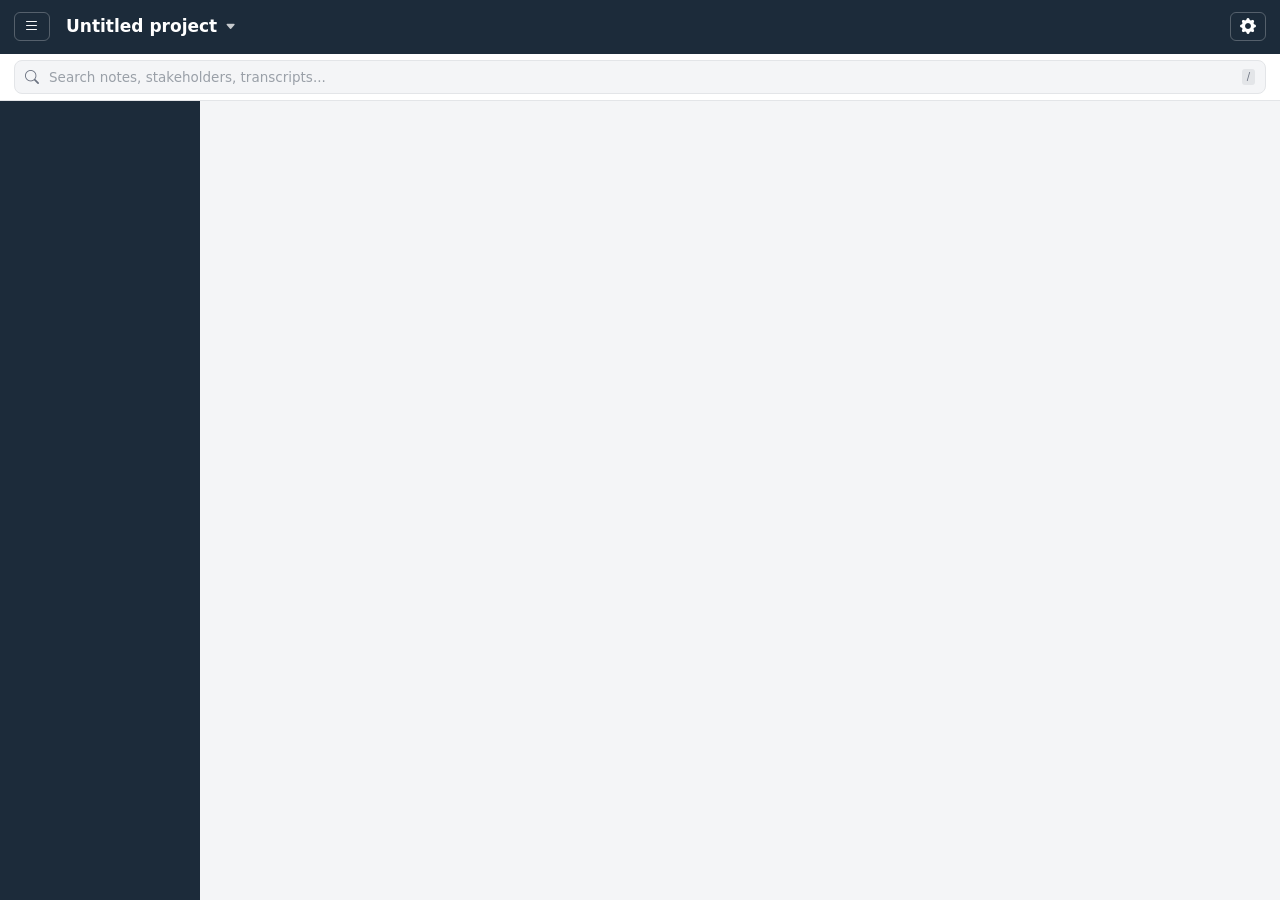
<file: extension/app/index.html>
<!DOCTYPE html>
<html lang="en">
<head>
<meta charset="utf-8">
<meta name="viewport" content="width=device-width, initial-scale=1">
<title>D365 Discovery Hub</title>
<link href="https://cdn.jsdelivr.net/npm/bootstrap@5.3.3/dist/css/bootstrap.min.css" rel="stylesheet">
<link rel="stylesheet" href="https://cdn.jsdelivr.net/npm/bootstrap-icons@1.11.3/font/bootstrap-icons.min.css">
<link rel="stylesheet" href="app.css">
</head>
<body>
<h2 class="visually-hidden">D365 discovery hub: an overview dashboard, discovery notes organized by team into folder-style sections, and an AI chat scoped to that project's notes.</h2>

<div class="app-shell">
  <div class="project-titlebar">
    <button class="btn btn-sm btn-icon" id="sidebarToggle" title="Collapse navigation" aria-label="Collapse navigation"><i class="bi bi-list"></i></button>
    <div class="dropdown flex-grow-1">
      <button class="project-title-btn" id="projectSwitcherBtn">
        <span id="currentProjectLabel">Untitled project</span>
        <i class="bi bi-caret-down-fill project-title-caret"></i>
      </button>
      <div class="dropdown-menu" id="projectDropdownMenu">
        <label class="form-label">Current project name</label>
        <input type="text" id="projectName" placeholder="Client / project name">
        <div style="height:10px"></div>
        <div class="small text-secondary fw-semibold mb-1">Switch to a project</div>
        <div id="projectListContainer"></div>
        <div style="height:8px"></div>
        <button class="btn btn-sm btn-primary w-100" id="newSessionBtn"><i class="bi bi-plus-circle-fill"></i> New project</button>
      </div>
    </div>
    <button class="btn btn-sm btn-icon" id="settingsBtn" title="Settings"><i class="bi bi-gear-fill"></i></button>
    <button class="btn btn-sm maximize-btn" id="maximizeBtn" title="Side panel width is fixed by the browser — open as a full tab for more room" style="display:none">
      <i class="bi bi-arrows-angle-expand"></i> <span class="maximize-btn-label">Open full tab</span>
    </button>
  </div>
  <div class="settings-panel" id="settingsPanel" style="display:none">
    <div class="settings-panel-header">
      <span>Settings</span>
      <button class="settings-panel-close" id="settingsPanelClose"><i class="bi bi-x-lg"></i></button>
    </div>
    <div class="settings-panel-body">
      <label class="form-label small fw-semibold">Gemini API Key</label>
      <div class="d-flex gap-2 align-items-center flex-wrap">
        <input type="password" id="apiKeyInput" class="form-control form-control-sm" placeholder="Paste your Gemini API key" style="max-width:260px">
        <button class="btn btn-sm btn-primary" id="saveKeyBtn">Save</button>
        <button class="btn btn-sm btn-outline-danger" id="clearKeyBtn" style="display:none">Remove</button>
      </div>
      <div class="small mt-1" id="keyStatus"></div>
    </div>
  </div>

  <div class="global-search-bar" id="globalSearchBar">
    <div class="global-search-inner">
      <i class="bi bi-search global-search-icon"></i>
      <input type="text" id="globalSearchInput" class="global-search-input" placeholder="Search notes, stakeholders, transcripts..." autocomplete="off">
      <kbd class="global-search-kbd" id="globalSearchKbd">/</kbd>
      <button class="global-search-clear" id="globalSearchClear" style="display:none"><i class="bi bi-x-circle-fill"></i></button>
    </div>
    <div class="global-search-results" id="globalSearchResults" style="display:none"></div>
  </div>

  <div class="app-body">
    <div class="app-sidebar" id="appSidebar">
      <div id="navList"></div>
    </div>
    <div class="app-main" id="appMain">
      <div class="split-container" id="splitContainer">
        <div class="split-pane split-pane-primary" id="splitPrimary">
          <div id="sectionBody"></div>
        </div>
        <div class="split-divider" id="splitDivider" style="display:none" title="Drag to resize">
          <div class="split-divider-grip"></div>
        </div>
        <div class="split-pane split-pane-secondary" id="splitSecondary" style="display:none">
          <div class="split-pane-header" id="splitSecondaryHeader">
            <i class="bi" id="splitSecondaryIcon"></i>
            <span id="splitSecondaryTitle"></span>
            <button class="split-pane-close" id="splitSecondaryClose" title="Close split pane"><i class="bi bi-x-lg"></i></button>
          </div>
          <div class="split-pane-body" id="splitSecondaryBody"></div>
        </div>
      </div>
      <div id="snapZoneHint" class="snap-zone-hint" style="display:none"></div>
    </div>
  </div>
</div>

<script src="app.js"></script>
</body>
</html>
</file>
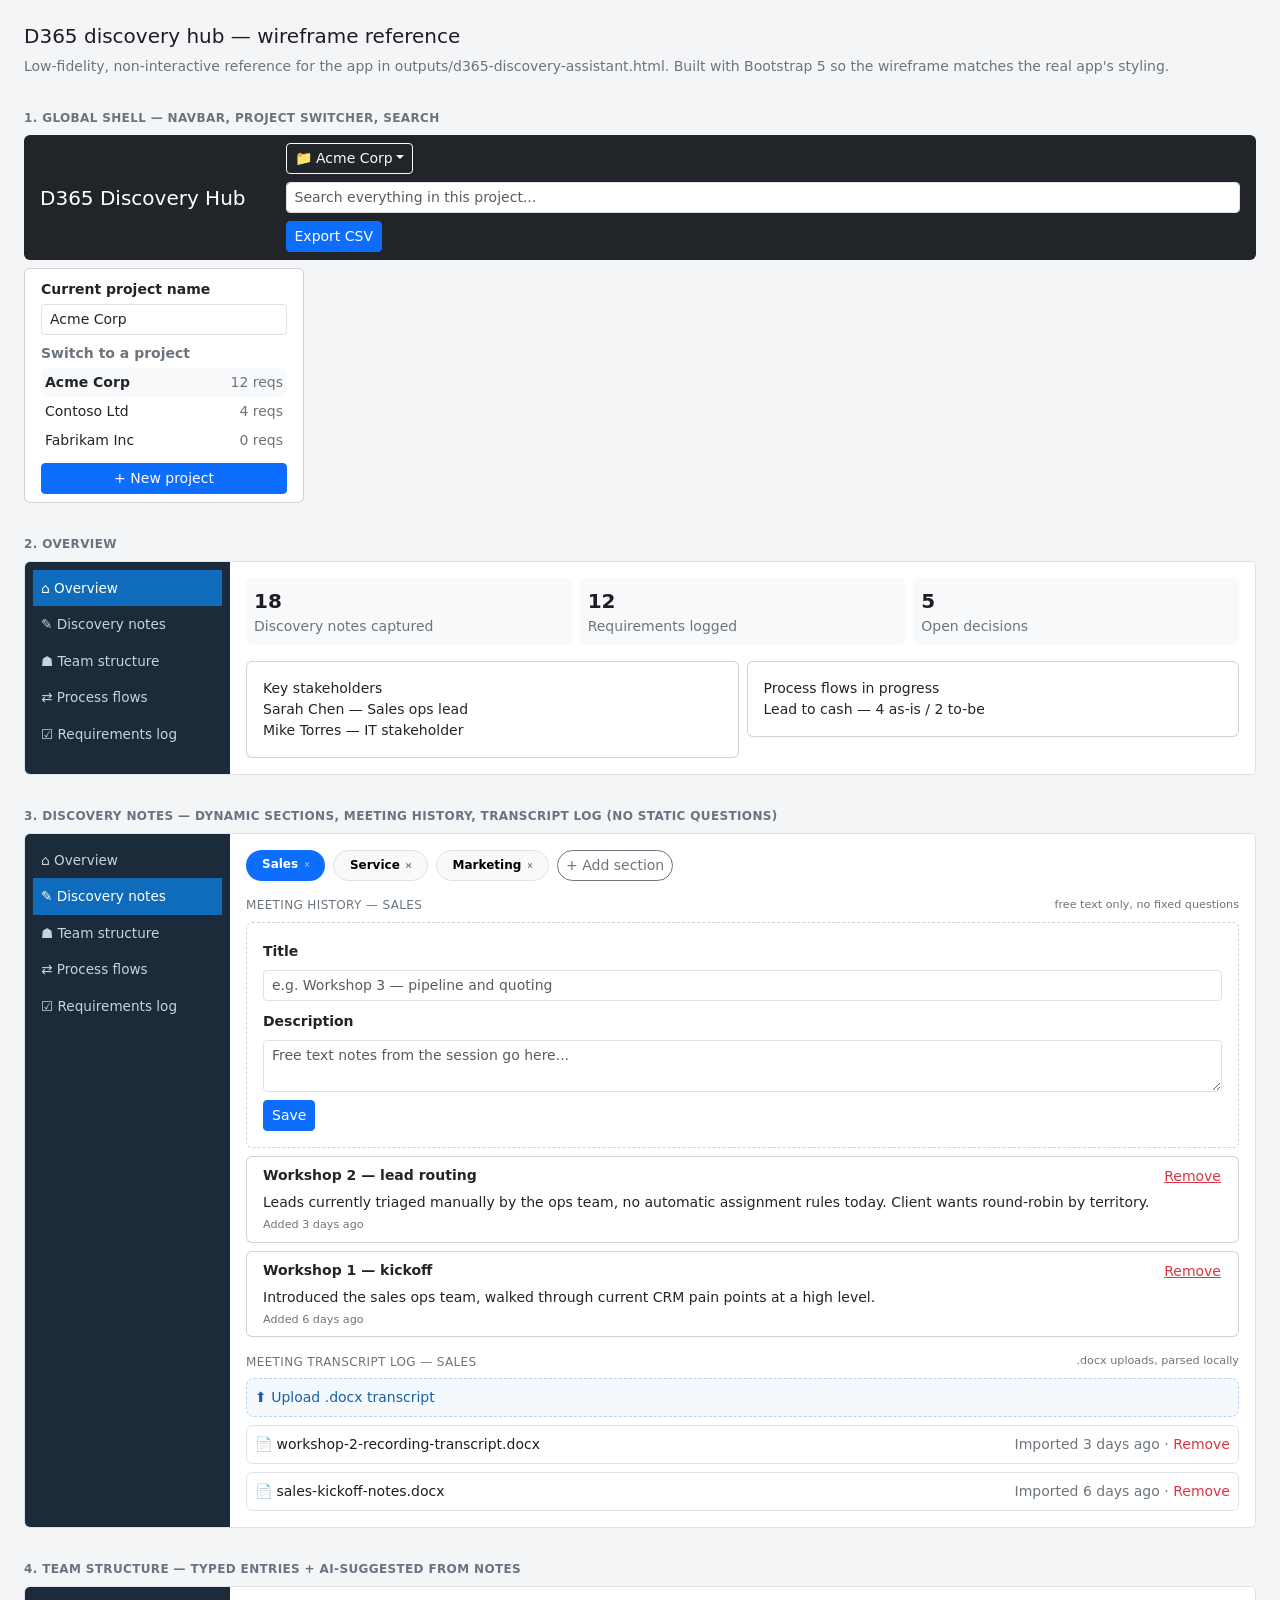
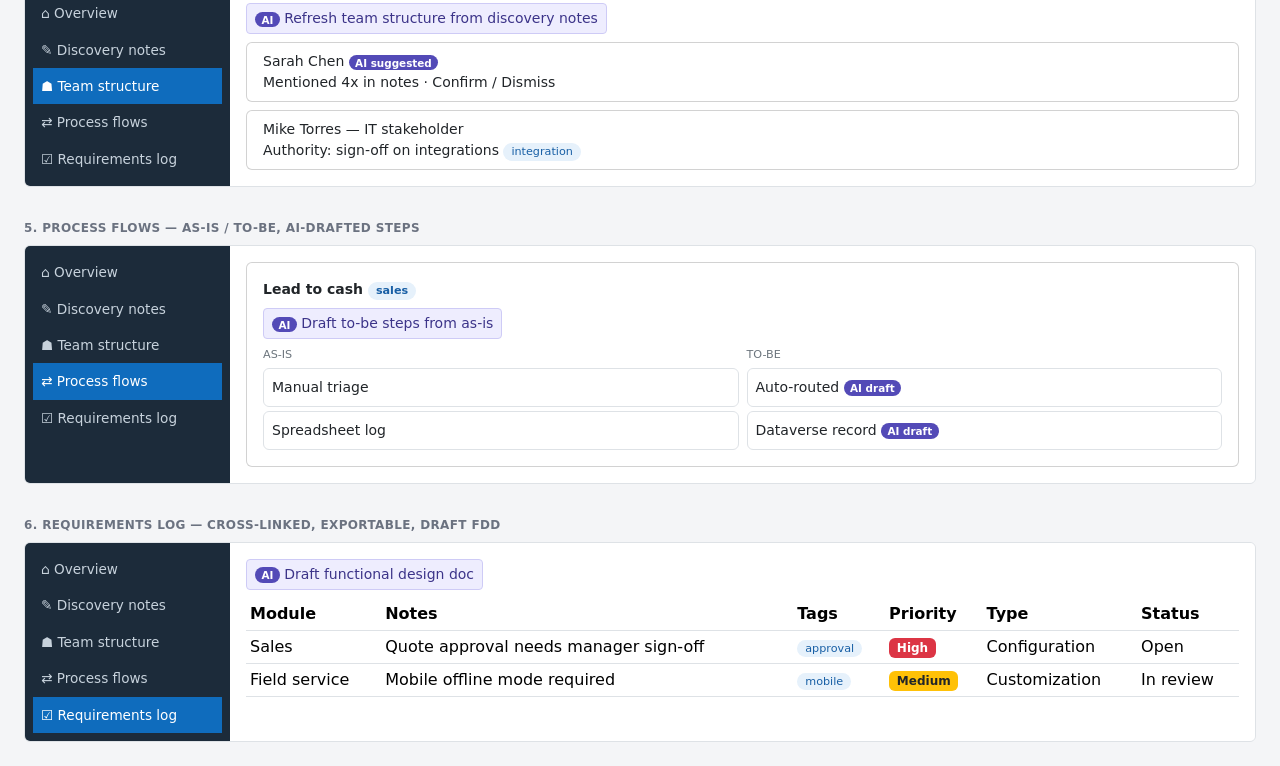
<file: wireframe.html>
<!DOCTYPE html>
<html lang="en">
<head>
<meta charset="utf-8">
<meta name="viewport" content="width=device-width, initial-scale=1">
<title>D365 Discovery Hub — wireframe reference</title>
<link href="https://cdn.jsdelivr.net/npm/bootstrap@5.3.3/dist/css/bootstrap.min.css" rel="stylesheet">
<style>
:root{color-scheme:light}
body{background:#f4f5f7;color:#1c1e21;padding:24px}
.screen-label{font-size:.75rem;color:#6b7280;margin:2rem 0 .5rem;font-weight:600;text-transform:uppercase;letter-spacing:.03em}
.sidebar{background:#1c2b3a;color:#e6ebf1;font-size:.85rem}
.sidebar .nav-link{color:#c7d2dc}
.sidebar .nav-link.active{background:#0f6cbd;color:#fff}
.ai-badge{background:#534ab7;color:#fff;font-size:.65rem;font-weight:600;padding:.1rem .4rem;border-radius:.5rem}
.ai-btn{background:#eeedfe;color:#3c3489;border:1px solid #cecbf6}
.tag-pill{background:#e6f1fb;color:#185fa5;font-size:.7rem;padding:.15rem .5rem;border-radius:.7rem}
.section-tab .btn-close{font-size:.55rem;margin-left:.4rem;vertical-align:middle}
.docx-drop{border:1px dashed #b5d4f4;background:#f4f9fe;border-radius:.5rem;color:#185fa5}
</style>
</head>
<body>
<h1 class="h5">D365 discovery hub — wireframe reference</h1>
<p class="text-secondary small mb-4">Low-fidelity, non-interactive reference for the app in outputs/d365-discovery-assistant.html. Built with Bootstrap 5 so the wireframe matches the real app's styling.</p>

<div class="screen-label">1. Global shell — navbar, project switcher, search</div>
<nav class="navbar navbar-expand-md navbar-dark bg-dark px-3 rounded">
  <span class="navbar-brand mb-0 h6">D365 Discovery Hub</span>
  <div class="d-flex flex-grow-1 flex-wrap align-items-center gap-2 ms-md-4">
    <button class="btn btn-sm btn-outline-light dropdown-toggle" type="button">📁 Acme Corp</button>
    <input type="text" class="form-control form-control-sm flex-grow-1" style="min-width:180px" placeholder="Search everything in this project...">
    <button class="btn btn-sm btn-primary">Export CSV</button>
  </div>
</nav>
<div class="card mt-2" style="max-width:280px">
  <div class="card-body py-2">
    <label class="form-label small fw-semibold mb-1">Current project name</label>
    <input type="text" class="form-control form-control-sm mb-2" value="Acme Corp">
    <div class="small text-secondary fw-semibold mb-1">Switch to a project</div>
    <div class="d-flex justify-content-between small p-1 rounded bg-light"><span class="fw-semibold">Acme Corp</span><span class="text-secondary">12 reqs</span></div>
    <div class="d-flex justify-content-between small p-1"><span>Contoso Ltd</span><span class="text-secondary">4 reqs</span></div>
    <div class="d-flex justify-content-between small p-1"><span>Fabrikam Inc</span><span class="text-secondary">0 reqs</span></div>
    <button class="btn btn-sm btn-primary w-100 mt-2">+ New project</button>
  </div>
</div>

<div class="screen-label">2. Overview</div>
<div class="row g-0 border rounded overflow-hidden">
  <div class="col-md-2 sidebar p-2">
    <ul class="nav flex-column">
      <li class="nav-item"><a class="nav-link active px-2 py-2">⌂ Overview</a></li>
      <li class="nav-item"><a class="nav-link px-2 py-2">✎ Discovery notes</a></li>
      <li class="nav-item"><a class="nav-link px-2 py-2">☗ Team structure</a></li>
      <li class="nav-item"><a class="nav-link px-2 py-2">⇄ Process flows</a></li>
      <li class="nav-item"><a class="nav-link px-2 py-2">☑ Requirements log</a></li>
    </ul>
  </div>
  <div class="col-md-10 p-3 bg-white">
    <div class="row g-2 mb-3">
      <div class="col-4"><div class="bg-light rounded p-2"><div class="fs-5 fw-semibold">18</div><div class="small text-secondary">Discovery notes captured</div></div></div>
      <div class="col-4"><div class="bg-light rounded p-2"><div class="fs-5 fw-semibold">12</div><div class="small text-secondary">Requirements logged</div></div></div>
      <div class="col-4"><div class="bg-light rounded p-2"><div class="fs-5 fw-semibold">5</div><div class="small text-secondary">Open decisions</div></div></div>
    </div>
    <div class="row g-2">
      <div class="col-md-6"><div class="card"><div class="card-body small">Key stakeholders<br>Sarah Chen — Sales ops lead<br>Mike Torres — IT stakeholder</div></div></div>
      <div class="col-md-6"><div class="card"><div class="card-body small">Process flows in progress<br>Lead to cash — 4 as-is / 2 to-be</div></div></div>
    </div>
  </div>
</div>

<div class="screen-label">3. Discovery notes — dynamic sections, meeting history, transcript log (no static questions)</div>
<div class="row g-0 border rounded overflow-hidden">
  <div class="col-md-2 sidebar p-2">
    <ul class="nav flex-column">
      <li class="nav-item"><a class="nav-link px-2 py-2">⌂ Overview</a></li>
      <li class="nav-item"><a class="nav-link active px-2 py-2">✎ Discovery notes</a></li>
      <li class="nav-item"><a class="nav-link px-2 py-2">☗ Team structure</a></li>
      <li class="nav-item"><a class="nav-link px-2 py-2">⇄ Process flows</a></li>
      <li class="nav-item"><a class="nav-link px-2 py-2">☑ Requirements log</a></li>
    </ul>
  </div>
  <div class="col-md-10 p-3 bg-white">

    <div class="d-flex flex-wrap gap-2 mb-3">
      <span class="badge rounded-pill bg-primary section-tab px-3 py-2">Sales <span class="btn-close btn-close-white" aria-label="Remove"></span></span>
      <span class="badge rounded-pill text-bg-light border section-tab px-3 py-2">Service <span class="btn-close" aria-label="Remove"></span></span>
      <span class="badge rounded-pill text-bg-light border section-tab px-3 py-2">Marketing <span class="btn-close" aria-label="Remove"></span></span>
      <button class="btn btn-sm btn-outline-secondary rounded-pill">+ Add section</button>
    </div>

    <div class="d-flex justify-content-between align-items-center mb-2">
      <h3 class="h6 mb-0 text-uppercase text-secondary" style="font-size:.75rem;letter-spacing:.03em">Meeting history — Sales</h3>
      <span class="text-secondary" style="font-size:.7rem">free text only, no fixed questions</span>
    </div>

    <div class="card mb-2 border-dashed" style="border-style:dashed">
      <div class="card-body">
        <label class="form-label small fw-semibold">Title</label>
        <input type="text" class="form-control form-control-sm mb-2" placeholder="e.g. Workshop 3 — pipeline and quoting">
        <label class="form-label small fw-semibold">Description</label>
        <textarea class="form-control form-control-sm mb-2" rows="2" placeholder="Free text notes from the session go here..."></textarea>
        <button class="btn btn-sm btn-primary">Save</button>
      </div>
    </div>

    <div class="card mb-2">
      <div class="card-body py-2">
        <div class="d-flex justify-content-between">
          <div class="fw-semibold small">Workshop 2 — lead routing</div>
          <button class="btn btn-sm btn-link text-danger p-0">Remove</button>
        </div>
        <div class="small mt-1">Leads currently triaged manually by the ops team, no automatic assignment rules today. Client wants round-robin by territory.</div>
        <div class="text-secondary mt-1" style="font-size:.7rem">Added 3 days ago</div>
      </div>
    </div>
    <div class="card mb-3">
      <div class="card-body py-2">
        <div class="d-flex justify-content-between">
          <div class="fw-semibold small">Workshop 1 — kickoff</div>
          <button class="btn btn-sm btn-link text-danger p-0">Remove</button>
        </div>
        <div class="small mt-1">Introduced the sales ops team, walked through current CRM pain points at a high level.</div>
        <div class="text-secondary mt-1" style="font-size:.7rem">Added 6 days ago</div>
      </div>
    </div>

    <div class="d-flex justify-content-between align-items-center mb-2">
      <h3 class="h6 mb-0 text-uppercase text-secondary" style="font-size:.75rem;letter-spacing:.03em">Meeting transcript log — Sales</h3>
      <span class="text-secondary" style="font-size:.7rem">.docx uploads, parsed locally</span>
    </div>
    <div class="docx-drop p-2 mb-2 small">⬆ Upload .docx transcript</div>
    <div class="d-flex justify-content-between align-items-center border rounded p-2 mb-2 small bg-white">
      <span>📄 workshop-2-recording-transcript.docx</span>
      <span class="text-secondary">Imported 3 days ago &middot; <a href="#" class="text-danger text-decoration-none">Remove</a></span>
    </div>
    <div class="d-flex justify-content-between align-items-center border rounded p-2 small bg-white">
      <span>📄 sales-kickoff-notes.docx</span>
      <span class="text-secondary">Imported 6 days ago &middot; <a href="#" class="text-danger text-decoration-none">Remove</a></span>
    </div>
  </div>
</div>

<div class="screen-label">4. Team structure — typed entries + AI-suggested from notes</div>
<div class="row g-0 border rounded overflow-hidden">
  <div class="col-md-2 sidebar p-2">
    <ul class="nav flex-column">
      <li class="nav-item"><a class="nav-link px-2 py-2">⌂ Overview</a></li>
      <li class="nav-item"><a class="nav-link px-2 py-2">✎ Discovery notes</a></li>
      <li class="nav-item"><a class="nav-link active px-2 py-2">☗ Team structure</a></li>
      <li class="nav-item"><a class="nav-link px-2 py-2">⇄ Process flows</a></li>
      <li class="nav-item"><a class="nav-link px-2 py-2">☑ Requirements log</a></li>
    </ul>
  </div>
  <div class="col-md-10 p-3 bg-white">
    <button class="btn btn-sm ai-btn mb-2"><span class="ai-badge">AI</span> Refresh team structure from discovery notes</button>
    <div class="card mb-2"><div class="card-body py-2 small">Sarah Chen <span class="ai-badge">AI suggested</span><br>Mentioned 4x in notes &middot; Confirm / Dismiss</div></div>
    <div class="card"><div class="card-body py-2 small">Mike Torres — IT stakeholder<br>Authority: sign-off on integrations <span class="tag-pill">integration</span></div></div>
  </div>
</div>

<div class="screen-label">5. Process flows — as-is / to-be, AI-drafted steps</div>
<div class="row g-0 border rounded overflow-hidden">
  <div class="col-md-2 sidebar p-2">
    <ul class="nav flex-column">
      <li class="nav-item"><a class="nav-link px-2 py-2">⌂ Overview</a></li>
      <li class="nav-item"><a class="nav-link px-2 py-2">✎ Discovery notes</a></li>
      <li class="nav-item"><a class="nav-link px-2 py-2">☗ Team structure</a></li>
      <li class="nav-item"><a class="nav-link active px-2 py-2">⇄ Process flows</a></li>
      <li class="nav-item"><a class="nav-link px-2 py-2">☑ Requirements log</a></li>
    </ul>
  </div>
  <div class="col-md-10 p-3 bg-white">
    <div class="card">
      <div class="card-body">
        <div class="fw-semibold small mb-2">Lead to cash <span class="tag-pill">sales</span></div>
        <button class="btn btn-sm ai-btn mb-2"><span class="ai-badge">AI</span> Draft to-be steps from as-is</button>
        <div class="row g-2">
          <div class="col-6">
            <div class="text-secondary mb-1" style="font-size:.7rem">AS-IS</div>
            <div class="border rounded p-2 small mb-1">Manual triage</div>
            <div class="border rounded p-2 small">Spreadsheet log</div>
          </div>
          <div class="col-6">
            <div class="text-secondary mb-1" style="font-size:.7rem">TO-BE</div>
            <div class="border rounded p-2 small mb-1">Auto-routed <span class="ai-badge">AI draft</span></div>
            <div class="border rounded p-2 small">Dataverse record <span class="ai-badge">AI draft</span></div>
          </div>
        </div>
      </div>
    </div>
  </div>
</div>

<div class="screen-label">6. Requirements log — cross-linked, exportable, draft FDD</div>
<div class="row g-0 border rounded overflow-hidden">
  <div class="col-md-2 sidebar p-2">
    <ul class="nav flex-column">
      <li class="nav-item"><a class="nav-link px-2 py-2">⌂ Overview</a></li>
      <li class="nav-item"><a class="nav-link px-2 py-2">✎ Discovery notes</a></li>
      <li class="nav-item"><a class="nav-link px-2 py-2">☗ Team structure</a></li>
      <li class="nav-item"><a class="nav-link px-2 py-2">⇄ Process flows</a></li>
      <li class="nav-item"><a class="nav-link active px-2 py-2">☑ Requirements log</a></li>
    </ul>
  </div>
  <div class="col-md-10 p-3 bg-white">
    <button class="btn btn-sm ai-btn mb-2"><span class="ai-badge">AI</span> Draft functional design doc</button>
    <table class="table table-sm">
      <thead><tr><th>Module</th><th>Notes</th><th>Tags</th><th>Priority</th><th>Type</th><th>Status</th></tr></thead>
      <tbody>
        <tr><td>Sales</td><td>Quote approval needs manager sign-off</td><td><span class="tag-pill">approval</span></td><td><span class="badge bg-danger">High</span></td><td>Configuration</td><td>Open</td></tr>
        <tr><td>Field service</td><td>Mobile offline mode required</td><td><span class="tag-pill">mobile</span></td><td><span class="badge bg-warning text-dark">Medium</span></td><td>Customization</td><td>In review</td></tr>
      </tbody>
    </table>
  </div>
</div>

</body>
</html>
</file>
<file: extension/app/app.css>
/* Local overrides layered on top of Bootstrap 5 (loaded via CDN in index.html).
   Extension pages allow remote stylesheets by default under Manifest V3's
   CSP (only script-src/object-src are locked to 'self'), so real Bootstrap
   CSS works here — we just don't load Bootstrap's JS bundle since all
   interactivity is hand-rolled in app.js. */

:root{
  --navy:#1c2b3a; --blue:#0f6cbd; --blue-dark:#0b5aa1;
  --ai-purple:#534ab7; --ai-purple-bg:#eeedfe; --ai-purple-border:#cecbf6;
  --border:#e3e5e8; --muted:#6b7280; --danger:#a4262c;
  --warning-bg:#fff2cc; --warning-text:#8a6d00; --tag-bg:#e6f1fb; --tag-text:#185fa5;
}
html,body{height:100%}
body{background:#f4f5f7;color:#1c1e21;font-size:14px}
.visually-hidden{position:absolute;width:1px;height:1px;overflow:hidden;clip:rect(0 0 0 0)}

/* shell */
.app-shell{display:flex;flex-direction:column;height:100vh}
.app-body{display:flex;flex:1;min-height:0}
.app-main{flex:1;padding:20px 24px;overflow-y:auto;min-width:0;position:relative}

/* At wide widths (full-tab mode, or a side panel dragged open wide), the
   fixed 24px side padding wastes a growing share of the available room —
   scale it up modestly instead of leaving content pinned to a narrow
   column with dead space on either side. */
@media (min-width:1100px){
  .app-main{padding:28px 48px}
  .split-pane-secondary .split-pane-body{padding:24px 28px}
  .stakeholder-card-row{grid-template-columns:repeat(auto-fill,minmax(300px,1fr))}
}
@media (min-width:1500px){
  .app-main{padding:32px 72px}
  .split-pane-secondary .split-pane-body{padding:28px 36px}
}

/* title bar */
.project-titlebar{display:flex;align-items:center;gap:8px;background:var(--navy);color:#fff;padding:10px 14px;flex-shrink:0}
.btn-icon{background:transparent;border:1px solid rgba(255,255,255,.25);color:#fff;border-radius:6px;padding:5px 9px;font-size:14px;line-height:1;cursor:pointer}
.btn-icon:disabled{opacity:.6;cursor:default}
.spin{display:inline-block;animation:spin-anim .8s linear infinite}
@keyframes spin-anim{from{transform:rotate(0deg)}to{transform:rotate(360deg)}}
.btn-icon:hover{background:rgba(255,255,255,.12)}

/* Native side panel width can't be controlled via any browser API, so this
   button is the actual fix when someone wants more room — give it a visible
   label instead of hiding behind an icon + tooltip that's easy to miss. */
.maximize-btn{display:flex;align-items:center;gap:6px;background:rgba(255,255,255,.1);border:1px solid rgba(255,255,255,.3);color:#fff;border-radius:6px;padding:5px 11px;font-size:12.5px;font-weight:600;white-space:nowrap;cursor:pointer}
.maximize-btn:hover{background:rgba(255,255,255,.2)}
@media (max-width:420px){
  .maximize-btn-label{display:none}
  .maximize-btn{padding:5px 9px}
}
.project-title-btn{background:none;border:none;color:#fff;font-size:17px;font-weight:600;display:flex;align-items:center;gap:8px;cursor:pointer;padding:4px 8px;border-radius:6px}
.project-title-btn:hover{background:rgba(255,255,255,.08)}
.project-title-caret{font-size:11px;opacity:.7}

/* project switcher dropdown */
.dropdown{position:relative}
.dropdown-menu{display:none;position:absolute;top:100%;left:0;background:#fff;border:1px solid var(--border);border-radius:8px;box-shadow:0 6px 18px rgba(0,0,0,.16);padding:12px;min-width:300px;max-height:70vh;overflow-y:auto;z-index:1000;margin-top:6px}
.dropdown-menu.show{display:block}
.project-item{display:flex;justify-content:space-between;align-items:center;gap:.5rem;padding:6px 8px;cursor:pointer;font-size:13px;border-radius:6px}
.project-item:hover{background:#f4f5f7}
.project-item.active-project{background:var(--tag-bg);font-weight:600}
.project-item .project-meta{font-size:11px;color:var(--muted);font-weight:400}
.remove-project-btn{color:var(--danger);font-size:12px;cursor:pointer;flex-shrink:0}

/* collapsible left nav */
.app-sidebar{width:200px;background:var(--navy);color:#e6ebf1;padding:14px 8px;flex-shrink:0;transition:width .15s ease}
.app-sidebar.collapsed{width:52px}
.app-sidebar.collapsed .nav-link .nav-label{display:none}
.app-sidebar.collapsed .nav-link{justify-content:center}
.nav-link{display:flex;align-items:center;gap:10px;color:#c7d2dc;padding:10px;border-radius:6px;cursor:pointer;font-size:13.5px;margin-bottom:2px}
.nav-link:hover{color:#fff;background:#2a3c4e}
.nav-link.active{background:var(--blue);color:#fff}
.nav-link-disabled{pointer-events:none;opacity:.6}
.nav-link .nav-icon{font-size:16px;width:18px;text-align:center;flex-shrink:0}

/* Bootstrap Icons — one consistent size/style everywhere (filled glyphs,
   currentColor so they follow whatever text color their context already
   uses: white in the dark navy chrome, muted gray for secondary actions,
   etc. — same family, same weight, same size, just inheriting context). */
.bi{font-size:1rem;vertical-align:-.125em;line-height:1}
.nav-icon{font-size:1.05rem;width:18px;text-align:center;flex-shrink:0}
.project-title-caret{font-size:.7rem;opacity:.75}
.remove-project-btn, .nb-remove, .del-chat{font-size:.9rem;opacity:.55;line-height:1}
.remove-project-btn:hover, .nb-remove:hover, .del-chat:hover{opacity:1;color:var(--danger)}
.fname .bi{margin-right:2px}

/* buttons */
.btn-ai{background:var(--ai-purple-bg);border-color:var(--ai-purple-border);color:var(--ai-purple)}
.btn-ai:hover{background:#dedcfa;color:var(--ai-purple)}

/* cards / badges reused from before */
.ai-badge{background:var(--ai-purple);color:#fff;font-size:.65rem;font-weight:600;padding:.1rem .4rem;border-radius:.5rem}
.ai-panel{background:#f7f6fe;border:1px solid var(--ai-purple-border);border-radius:.5rem;padding:.6rem .8rem;font-size:.85rem;color:var(--ai-purple)}
.ai-suggest-card{background:#f7f6fe;border:1px solid var(--ai-purple-border);border-radius:.5rem;padding:.6rem .8rem;margin-bottom:.5rem}
.ai-note{font-size:.7rem;color:var(--muted);margin-top:.3rem}

/* Stakeholders page: grouped-by-team card layout (name, role, team, bullet
   responsibilities) editable in place. */
.stakeholder-search-wrap{position:relative;margin-bottom:16px;max-width:420px}
.stakeholder-search-wrap .bi-search{position:absolute;left:10px;top:50%;transform:translateY(-50%);color:var(--muted);font-size:.85rem}
.stakeholder-search-wrap input{padding-left:30px}
.stakeholder-team-group{margin-bottom:22px}
.stakeholder-team-heading{font-size:14.5px;font-weight:700;margin:0 0 10px;padding-bottom:6px;border-bottom:1px solid var(--border)}
.stakeholder-card-row{display:grid;grid-template-columns:repeat(auto-fill,minmax(260px,1fr));gap:14px}
.stakeholder-card{background:#fff;border:1px solid var(--border);border-radius:8px;padding:12px 14px}
.stakeholder-card .sh-field{border:none;background:transparent;padding:1px 2px;font-family:inherit;width:100%;border-radius:4px}
.stakeholder-card .sh-field:hover,.stakeholder-card .sh-field:focus{background:#f4f6f8;outline:none}
.stakeholder-card .sh-name{font-weight:700;font-size:14.5px;flex:1}
.stakeholder-role-line,.stakeholder-team-line{display:flex;align-items:center;gap:6px;font-size:12.5px;margin-top:2px}
.stakeholder-role-line .sh-field,.stakeholder-team-line .sh-field{flex:1}
.stakeholder-resp-list{list-style:disc;padding-left:18px;margin:0}
.stakeholder-resp-list li{margin-bottom:2px}
.stakeholder-resp-list .sh-field{font-size:12.5px}
.stakeholder-card .add-resp{font-size:11.5px;text-decoration:none}
.stakeholder-card .remove-stakeholder{opacity:.5}
.stakeholder-card:hover .remove-stakeholder{opacity:1}

@media (max-width:560px){
  .stakeholder-card-row{grid-template-columns:1fr}
}

/* Team Structure page: AI-inferred org chart rendered as hand-built SVG */
.structure-legend{display:flex;gap:16px;font-size:12px;color:var(--muted);margin-bottom:10px}
.structure-legend .legend-swatch{display:inline-block;width:12px;height:12px;border-radius:3px;margin-right:5px;vertical-align:middle}
.legend-team{background:#fde8e8;border:1.5px solid #c0392b}
.legend-role{background:#e7f7f2;border:1.5px solid #1d9e75}
.legend-question{background:#f2f2f2;border:1.5px dashed #888}
.structure-diagram-wrap{overflow:auto;border:1px solid var(--border);border-radius:8px;background:
  linear-gradient(0deg,transparent 24px,rgba(0,0,0,.035) 25px),linear-gradient(90deg,transparent 24px,rgba(0,0,0,.035) 25px);
  background-size:25px 25px;padding:6px}
/* The SVG scales down to fill whatever width the panel/tab gives it (down to
   a readable floor set inline per-diagram via min-width) instead of always
   rendering at a fixed pixel size — small screens shrink the whole diagram
   proportionally; once it hits the floor, the wrap scrolls horizontally
   instead of squeezing labels past legibility. */
.structure-svg{display:block;width:100%;height:auto}
.structure-node rect{stroke-width:1.5;fill:#fff}
.structure-node.node-team rect{stroke:#c0392b;fill:#fef5f5}
.structure-node.node-role rect{stroke:#1d9e75;fill:#f2fbf8}
.structure-node.node-question rect{stroke:#888;stroke-dasharray:4 3;fill:#f7f7f7}
.structure-node-box{width:100%;height:100%;display:flex;flex-direction:column;align-items:center;justify-content:center;box-sizing:border-box;padding:6px 6px 5px}
.structure-node-label{text-align:center;font-size:11.5px;font-weight:600;line-height:1.3;color:var(--text,#1a1a1a);white-space:pre-line}
.structure-node.node-question .structure-node-label{font-weight:500;font-style:italic;color:#555}
.structure-node-names{margin-top:5px;padding-top:4px;border-top:1px solid rgba(0,0,0,.08);width:100%;text-align:center}
.structure-node-name{font-size:10px;line-height:1.45;color:#444}
.structure-node-name-more{color:var(--muted);font-style:italic}
.structure-edge{fill:none;stroke:#9aa5b1;stroke-width:1.5}
.structure-arrow-fill{fill:#9aa5b1}
.ai-inline-tag{background:var(--ai-purple-bg);color:var(--ai-purple);font-size:.65rem;padding:.1rem .4rem;border-radius:.5rem;margin-left:.3rem}
.tag-pill{background:var(--tag-bg);color:var(--tag-text);font-size:.7rem;padding:.15rem .5rem;border-radius:.7rem}
.empty{font-size:.85rem;color:#8a8f98;padding:1rem;text-align:center;background:#fff;border:1px dashed #d4d8dd;border-radius:.5rem}
.activity-item{font-size:.8rem;padding:.35rem 0;border-bottom:1px solid #eef0f2}
.activity-item:last-child{border-bottom:none}
.metric-grid{display:grid;grid-template-columns:repeat(3,minmax(0,1fr));gap:10px;margin-bottom:14px}
.metric{background:#f4f5f7;border-radius:8px;padding:12px}
.metric .num{font-size:22px;font-weight:600}
.metric .lbl{font-size:11px;color:var(--muted)}
@media (max-width:600px){ .metric-grid{grid-template-columns:1fr 1fr} }

/* Notion-style Notes tree: any item can hold notes AND contain child items;
   the folder/file icon is purely derived from whether it has children. */
.notes-layout{display:flex;gap:16px;align-items:flex-start}
.notebook-rail-label{font-size:11px;font-weight:600;text-transform:uppercase;letter-spacing:.04em;color:var(--muted);margin-bottom:6px;padding-left:2px}
.notebook-rail-wrap{width:210px;flex-shrink:0}
.notebook-rail{display:flex;flex-direction:column}
.notebook-content{flex:1;min-width:0}
.notebook-breadcrumb{font-size:11.5px;color:var(--muted);margin-bottom:4px}

.add-notebook-btn{border:1px dashed #b9c0c9;background:#fff;border-radius:8px;padding:8px 6px;font-size:12px;color:var(--muted);cursor:pointer;text-align:center}
.add-notebook-btn:hover{background:#f8f9fb}

.tree-node{display:flex;flex-direction:column}
.tree-row{display:flex;align-items:center;gap:5px;padding:6px 8px 6px 0;font-size:13px;border-radius:6px;cursor:pointer;user-select:none}
.tree-row:hover{background:#eef1f4}
.tree-row.active{background:#eef4fb;font-weight:600}
.tree-row.tree-drop-target{background:#dcebfd;outline:1.5px dashed var(--blue)}
.tree-row.tree-drop-before{box-shadow:inset 0 2px 0 0 var(--blue)}
.tree-row.tree-drop-after{box-shadow:inset 0 -2px 0 0 var(--blue)}
.tree-caret{width:16px;flex-shrink:0;display:flex;align-items:center;justify-content:center;font-size:.65rem;color:var(--muted)}
.tree-caret-hidden{visibility:hidden}
.tree-icon{flex-shrink:0;color:#c0392b}
.tree-row.active .tree-icon{color:var(--blue)}
.tree-name{flex:1;overflow:hidden;text-overflow:ellipsis;white-space:nowrap}
.tree-row .nb-remove{opacity:0;font-size:12px;flex-shrink:0}
.tree-row:hover .nb-remove{opacity:.5}
.tree-row .nb-remove:hover{opacity:1 !important;color:var(--danger)}
.tree-children{display:flex;flex-direction:column}
.tree-root-dropzone{font-size:11px;color:var(--muted);border:1px dashed var(--border);border-radius:6px;padding:6px 8px;margin-bottom:8px;text-align:center}
.tree-root-dropzone.tree-drop-target{background:#dcebfd;border-color:var(--blue);color:var(--blue)}

.big-textarea{width:100%;min-height:min(55vh,480px);font-size:14px;line-height:1.7;padding:16px;border:1px solid var(--border);border-radius:8px}
.big-textarea:focus{outline:2px solid var(--blue);outline-offset:-1px}
.big-textarea .md-block:only-child:empty:before{content:"Description of meeting";color:#9aa0a8}
.md-block{min-height:1.4em}
.md-block.md-h1{font-size:1.5em;font-weight:600;margin:.3em 0}
.md-block.md-h2{font-size:1.25em;font-weight:600;margin:.25em 0}
.md-block.md-h3{font-size:1.1em;font-weight:600;margin:.2em 0}
.md-block.md-li{padding-left:1.2em;position:relative}
.md-block.md-li:before{content:"•";position:absolute;left:.2em}
.md-li-render{padding-left:1.2em;position:relative}
h5, .meeting-desc h3, .meeting-desc h4, .meeting-desc h5{margin:.3em 0}
details{background:#fff;border:1px solid var(--border);border-radius:8px;padding:8px 12px}
details summary{cursor:pointer;font-size:13px;font-weight:600;color:var(--muted);list-style:none}
details summary::-webkit-details-marker{display:none}
details summary:before{content:"▸ ";display:inline-block;transition:transform .1s}
details[open] summary:before{content:"▾ "}
.transcript-row{background:#fafbfc;border:1px solid var(--border);border-radius:6px;padding:8px;font-size:11.5px;margin-bottom:8px}
.transcript-row .fname{font-weight:600;display:block;margin-bottom:2px}
.docx-drop{border:1px dashed #b5d4f4;background:#f4f9fe;border-radius:.5rem;padding:.6rem .8rem;font-size:.8rem;color:#185fa5;margin-bottom:10px}
.meeting-card{background:#fff;border:1px solid var(--border);border-radius:8px;padding:10px 14px;margin-bottom:10px}
.meeting-card summary{display:flex;justify-content:space-between;align-items:center;gap:8px;cursor:pointer;list-style:none}
.meeting-card summary::-webkit-details-marker{display:none}
.meeting-card summary:before{content:"▸ ";display:inline-block;color:var(--muted);font-size:.75em}
.meeting-card[open] summary:before{content:"▾ "}
.meeting-title{font-weight:700;font-size:15.5px}
.meeting-date{font-size:11.5px;color:var(--muted);white-space:nowrap;flex-shrink:0}
.meeting-body{padding-top:10px;margin-top:8px;border-top:1px solid var(--border)}
.meeting-desc{font-size:13.5px;line-height:1.5}

/* Notes compose area: one free-text note per item, autosaving — no manual
   Save button, no history list. */
.autosave-indicator{font-size:11px;color:var(--muted);font-style:italic}

/* narrow widths (default side panel is ~320px) — minimize chrome so the
   compose box dominates the window */
@media (max-width:560px){
  .app-main{padding:12px 14px}
  .notes-layout{flex-direction:column}
  .notebook-rail-wrap{width:100%}
  .notebook-rail{width:100%}
  .tree-row{font-size:12.5px}
  h2{font-size:16px}
  .big-textarea{min-height:min(60vh,520px)}
}

/* chat page */
.chat-shell{display:flex;gap:16px;height:calc(100vh - 160px);min-height:360px}
.chat-threads{width:210px;flex-shrink:0;background:#fff;border:1px solid var(--border);border-radius:8px;padding:8px;overflow-y:auto}
.chat-thread-item{padding:8px;border-radius:6px;font-size:12.5px;cursor:pointer;margin-bottom:2px;display:flex;justify-content:space-between;align-items:center;gap:4px}
.chat-thread-item:hover{background:#f4f5f7}
.chat-thread-item.active{background:var(--tag-bg);font-weight:600}
.chat-thread-item .del-chat{opacity:.6;font-size:11px}
.chat-main{flex:1;display:flex;flex-direction:column;background:#fff;border:1px solid var(--border);border-radius:8px;overflow:hidden;min-width:0}
.chat-messages{flex:1;overflow-y:auto;padding:16px;display:flex;flex-direction:column;gap:10px}
.chat-bubble{max-width:78%;padding:9px 13px;border-radius:12px;font-size:13.5px;line-height:1.5;white-space:pre-wrap}
.chat-bubble.user{align-self:flex-end;background:var(--blue);color:#fff;border-bottom-right-radius:3px}
.chat-bubble.assistant{align-self:flex-start;background:#f4f5f7;color:#1c1e21;border-bottom-left-radius:3px}
.chat-bubble.error{align-self:flex-start;background:#fde2e1;color:var(--danger)}
.chat-bubble p{margin:0 0 .5em}
.chat-bubble p:last-child{margin-bottom:0}
.chat-bubble ul, .chat-bubble ol{margin:.2em 0 .5em;padding-left:1.2em}
.chat-bubble ul:last-child, .chat-bubble ol:last-child{margin-bottom:0}
.chat-bubble .chat-md-h{font-size:1em;font-weight:700;margin:.4em 0 .2em}
.chat-bubble .chat-md-h:first-child{margin-top:0}
.chat-bubble code{background:rgba(0,0,0,.08);padding:1px 4px;border-radius:4px;font-size:.9em}
.chat-input-row{border-top:1px solid var(--border);padding:10px;display:flex;gap:8px;align-items:flex-end}
.chat-input-row textarea{flex:1;resize:none}
.chat-empty{margin:auto;text-align:center;color:var(--muted);font-size:13px;padding:20px}
@media (max-width:700px){ .chat-shell{flex-direction:column;height:auto} .chat-threads{width:100%;max-height:140px} }

/* Split-view: drag a nav item to the right half of the content area (or
   right-click → Open in split) to get two pages side by side. Same DOM,
   same JS context, instant — no iframes, no sync lag. Only available in
   full-tab mode (see isFullTabMode in app.js). */
.split-container{display:flex;height:100%;min-height:0}
.split-pane{overflow-y:auto;min-width:0;min-height:0}
.split-pane-primary{flex:1}
.split-pane-secondary{display:flex;flex-direction:column;overflow:hidden}
.split-pane-secondary .split-pane-body{flex:1;overflow-y:auto;padding:20px 24px}

/* Divider / resize handle */
.split-divider{width:6px;flex-shrink:0;cursor:col-resize;background:#e3e5e8;position:relative;z-index:5;transition:background .15s}
.split-divider:hover,.split-divider.dragging{background:var(--blue)}
.split-divider-grip{position:absolute;top:50%;left:50%;transform:translate(-50%,-50%);width:4px;height:32px;border-radius:2px;background:#b0b5bc;transition:background .15s}
.split-divider:hover .split-divider-grip,.split-divider.dragging .split-divider-grip{background:#fff}

/* Secondary pane header (compact, dark) */
.split-pane-header{display:flex;align-items:center;gap:7px;padding:7px 12px;background:var(--navy);color:#fff;font-size:12.5px;font-weight:600;flex-shrink:0}
.split-pane-header span{flex:1;overflow:hidden;text-overflow:ellipsis;white-space:nowrap}
.split-pane-close{background:transparent;border:none;color:#fff;opacity:.7;font-size:12px;cursor:pointer;padding:2px 5px;line-height:1;border-radius:4px}
.split-pane-close:hover{opacity:1;background:rgba(255,255,255,.15)}

/* Nav items are draggable in full-tab mode */
.nav-link-draggable{cursor:grab}
.nav-link-draggable:active{cursor:grabbing}

/* Drop zone hint when dragging a nav item over the content area */
.snap-zone-hint{position:absolute;background:rgba(15,108,189,.18);border:2px dashed var(--blue);border-radius:8px;pointer-events:none;z-index:50;transition:opacity .12s}

/* Right-click context menu for "Open in split view" */
.split-ctx-menu{position:fixed;background:#fff;border:1px solid var(--border);border-radius:8px;box-shadow:0 6px 20px rgba(0,0,0,.15);padding:4px;z-index:2000;min-width:180px}
.split-ctx-item{padding:8px 12px;font-size:13px;border-radius:5px;cursor:pointer;display:flex;align-items:center;gap:8px}
.split-ctx-item:hover{background:#f0f4f8}
.split-ctx-item i{font-size:14px;width:16px;text-align:center;color:var(--blue)}

/* Import / Export page */
.ie-card{background:#fff;border:1px solid var(--border);border-radius:10px;overflow:hidden}
.ie-card-header{display:flex;align-items:center;gap:8px;padding:10px 16px;font-size:13.5px;font-weight:700;background:#f8f9fb;border-bottom:1px solid var(--border);color:var(--navy)}
.ie-card-body{padding:14px 16px;font-size:13.5px;line-height:1.6}
.ie-card-body p{margin:0 0 10px}
.ie-import-row{display:flex;align-items:center;gap:10px;flex-wrap:wrap}
.ie-status{margin-top:10px;font-size:12.5px;padding:8px 12px;border-radius:6px;background:#f4f5f7;color:var(--muted)}
.ie-status-success{background:#e7f7f2;color:#137a56}
.ie-status-warn{background:var(--warning-bg);color:var(--warning-text)}
.ie-status-error{background:#fde2e1;color:var(--danger)}
.ie-summary{display:flex;flex-wrap:wrap;gap:12px 24px}
.ie-stat{font-size:13px;color:#555}
.ie-stat-num{font-weight:700;color:var(--navy);margin-right:3px}

/* Cards / Org chart view toggle (Step 7) */
.view-toggle{display:flex;gap:0;background:#eef0f3;border-radius:8px;padding:3px;width:fit-content}
.view-toggle-btn{border:none;background:transparent;padding:6px 14px;font-size:12.5px;font-weight:600;border-radius:6px;cursor:pointer;color:var(--muted);display:flex;align-items:center;gap:5px}
.view-toggle-btn.active{background:#fff;color:var(--navy);box-shadow:0 1px 3px rgba(0,0,0,.1)}
.view-toggle-btn:hover:not(.active){color:var(--navy)}

/* Settings panel (Step 8) — dropdown under the gear icon */
.settings-panel{background:#fff;border-bottom:1px solid var(--border);box-shadow:0 2px 8px rgba(0,0,0,.08)}
.settings-panel-header{display:flex;justify-content:space-between;align-items:center;padding:8px 14px;font-size:13px;font-weight:700;color:var(--navy);border-bottom:1px solid var(--border)}
.settings-panel-close{background:none;border:none;font-size:14px;cursor:pointer;color:var(--muted);padding:2px 4px}
.settings-panel-close:hover{color:var(--navy)}
.settings-panel-body{padding:12px 14px}

/* Template picker menu (Step 6) */
.template-picker-menu{background:#fff;border:1px solid var(--border);border-radius:8px;box-shadow:0 6px 20px rgba(0,0,0,.15);padding:4px;z-index:2000;min-width:220px}
.template-picker-title{padding:6px 10px;font-size:11.5px;font-weight:700;color:var(--muted);text-transform:uppercase;letter-spacing:.03em}
.template-picker-item{padding:7px 12px;font-size:13px;border-radius:5px;cursor:pointer;display:flex;align-items:center;gap:8px}
.template-picker-item:hover{background:#f0f4f8}
.template-picker-item i{color:var(--blue);font-size:14px;width:16px;text-align:center}

/* Tags on notes and stakeholders (Step 5) */
.note-tags-row{display:flex;align-items:center;gap:8px;flex-wrap:wrap}
.note-tag-pills{display:inline-flex;gap:4px;flex-wrap:wrap}
.stakeholder-tags-line{display:flex;align-items:center;gap:6px;font-size:12.5px;margin-top:2px}
.stakeholder-tags-line .sh-field{flex:1}
.sh-tag-pills{display:flex;gap:4px;flex-wrap:wrap}
.tag-clickable{cursor:pointer}
.tag-clickable:hover{background:var(--blue);color:#fff}

/* Global search bar — always visible between title bar and content */
.global-search-bar{background:#fff;border-bottom:1px solid var(--border);padding:6px 14px;flex-shrink:0;position:relative;z-index:100}
.global-search-inner{display:flex;align-items:center;gap:8px;background:#f4f5f7;border:1px solid var(--border);border-radius:8px;padding:5px 10px;transition:border-color .15s,box-shadow .15s}
.global-search-inner:focus-within{border-color:var(--blue);box-shadow:0 0 0 2px rgba(15,108,189,.15);background:#fff}
.global-search-icon{color:var(--muted);font-size:14px;flex-shrink:0}
.global-search-input{border:none;background:transparent;outline:none;flex:1;font-size:13.5px;color:#1c1e21;min-width:0}
.global-search-input::placeholder{color:#9aa0a8}
.global-search-kbd{background:#e3e5e8;color:var(--muted);font-size:10px;padding:1px 5px;border-radius:3px;font-family:inherit;border:none;line-height:1.4}
.global-search-clear{background:none;border:none;color:var(--muted);font-size:14px;cursor:pointer;padding:0 2px;line-height:1}
.global-search-clear:hover{color:var(--danger)}

/* Results dropdown */
.global-search-results{position:absolute;left:14px;right:14px;top:100%;background:#fff;border:1px solid var(--border);border-radius:0 0 10px 10px;box-shadow:0 8px 24px rgba(0,0,0,.12);max-height:65vh;overflow-y:auto;z-index:200}
.gsr-group{padding:6px 0}
.gsr-group-header{padding:4px 14px;font-size:11px;font-weight:700;text-transform:uppercase;letter-spacing:.04em;color:var(--muted);background:#f8f9fb;border-bottom:1px solid #eef0f2;position:sticky;top:0;z-index:1}
.gsr-item{display:flex;gap:10px;padding:9px 14px;cursor:pointer;border-bottom:1px solid #f4f5f7;transition:background .1s}
.gsr-item:hover{background:#f0f4f8}
.gsr-item:last-child{border-bottom:none}
.gsr-item-icon{flex-shrink:0;width:28px;height:28px;border-radius:6px;display:flex;align-items:center;justify-content:center;font-size:13px;color:#fff}
.gsr-icon-note{background:var(--blue)}
.gsr-icon-stakeholder{background:#1d9e75}
.gsr-icon-transcript{background:#d85a30}
.gsr-icon-chat{background:var(--ai-purple)}
.gsr-item-body{flex:1;min-width:0}
.gsr-item-title{font-size:13px;font-weight:600;color:#1c1e21;white-space:nowrap;overflow:hidden;text-overflow:ellipsis}
.gsr-item-snippet{font-size:12px;color:var(--muted);line-height:1.4;display:-webkit-box;-webkit-line-clamp:2;-webkit-box-orient:vertical;overflow:hidden}
.gsr-item-snippet mark{background:#fff3b0;color:inherit;border-radius:2px;padding:0 1px}
.gsr-item-meta{display:flex;align-items:center;gap:6px;margin-top:3px;flex-wrap:wrap}
.gsr-meta-text{font-size:10.5px;color:#9aa0a8}
.gsr-meta-tag{font-size:10px;background:var(--tag-bg);color:var(--tag-text);padding:1px 6px;border-radius:10px;cursor:pointer}
.gsr-meta-tag:hover{background:var(--blue);color:#fff}
.gsr-empty{padding:20px;text-align:center;font-size:13px;color:var(--muted)}
.gsr-empty i{font-size:24px;display:block;margin-bottom:6px;opacity:.5}

@media (max-width:560px){
  .global-search-bar{padding:4px 10px}
  .global-search-kbd{display:none}
}
</file>
